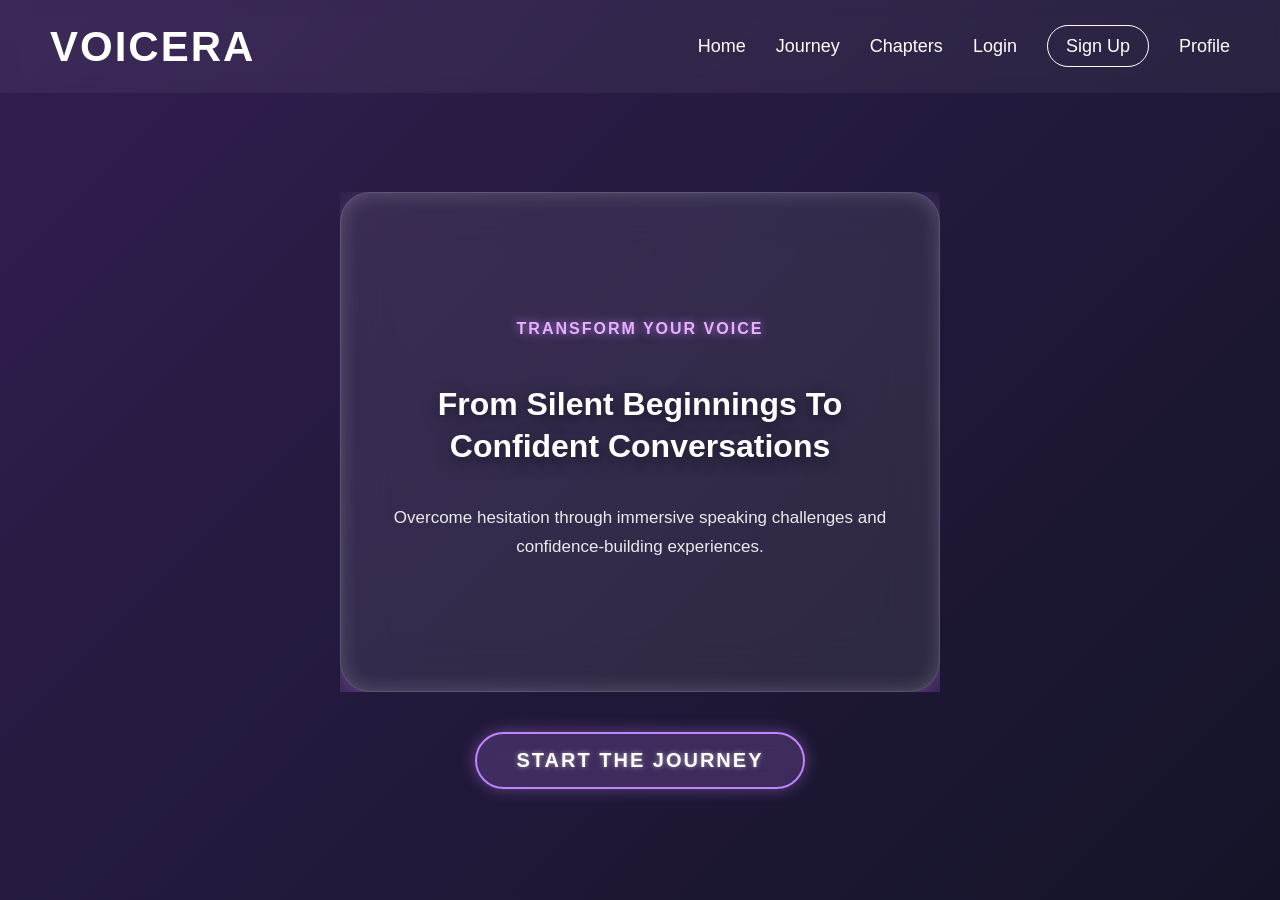
<file: index.html>
<!DOCTYPE html>
<html lang="en">
<head>
    <meta charset="UTF-8">
    <meta name="viewport" content="width=device-width, initial-scale=1.0">
    <title>Voicera: The Speaking Tuition</title>
   
    <link rel="stylesheet" href="style.css">
</head>
<body>
 
<nav class="navbar">
    <div class="logo">VOICERA      
    </div>
    
    <ul class="nav-links">
        <li><a href="index.html">Home</a></li>
        <li><a href="journey.html">Journey</a></li>
        <li><a href="chapters.html">Chapters</a></li>
        <li><a href="login.html">Login</a></li>
        <li><a href="signup.html" class="signup-btn">Sign Up</a></li>
        <li><a href="profile.html">Profile</a></li>
    </ul>
</nav>
<section class="hero-section">
    <div class="slider">
        <div class="slides" id="slides">
            <div class="card">
                <h3>Transform Your Voice</h3>
                <h1>From Silent Beginnings
                    To Confident Conversations</h1>
                     <p>
                    Overcome hesitation through immersive speaking challenges
                    and confidence-building experiences.
                </p>
            </div>
            <div class="card">
                <h3>Learning Reimagined</h3>

                <h1>
                    Communication
                    Should Never Feel Boring
                </h1>

                <p>
                    Interactive missions, engaging speaking activities,
                    and fun-driven learning designed for real growth.
                </p>
            </div>
            <div class="card">
                <h3>Speak With Presence</h3>

                <h1>
                    Discover The
                    Power Of Expression
                </h1>

                <p>
                    Build storytelling, leadership communication,
                    and public speaking skills step-by-step.
                </p>

            </div>
            <div class="card">
                <h3>Track Your Journey</h3>
                <h1>Watch Yourself
                Evolve Every Day</h1>
                <p>Build confidence step-by-step as you unlock chapters, achievements, and speaking milestones.</p>
            </div>
            <div class="card">
                <h3>Grow Together</h3>
                <h1>A Community
          Built Around Voices</h1>
<p>Connect with learners, participate in speaking events, and grow alongside future communicators.</p>
            </div>
            <div class="card">
                <h3>Your Journey Starts Here</h3>
                <h1>Discover The Power
                Of Your Voice</h1>
                
            </div>
        </div>
    </div>
    
    <a href="journey.html" class="start-journey-btn">Start the Journey</a>
</section>

<script src="script.js"></script>
</body>
</html>
</file>
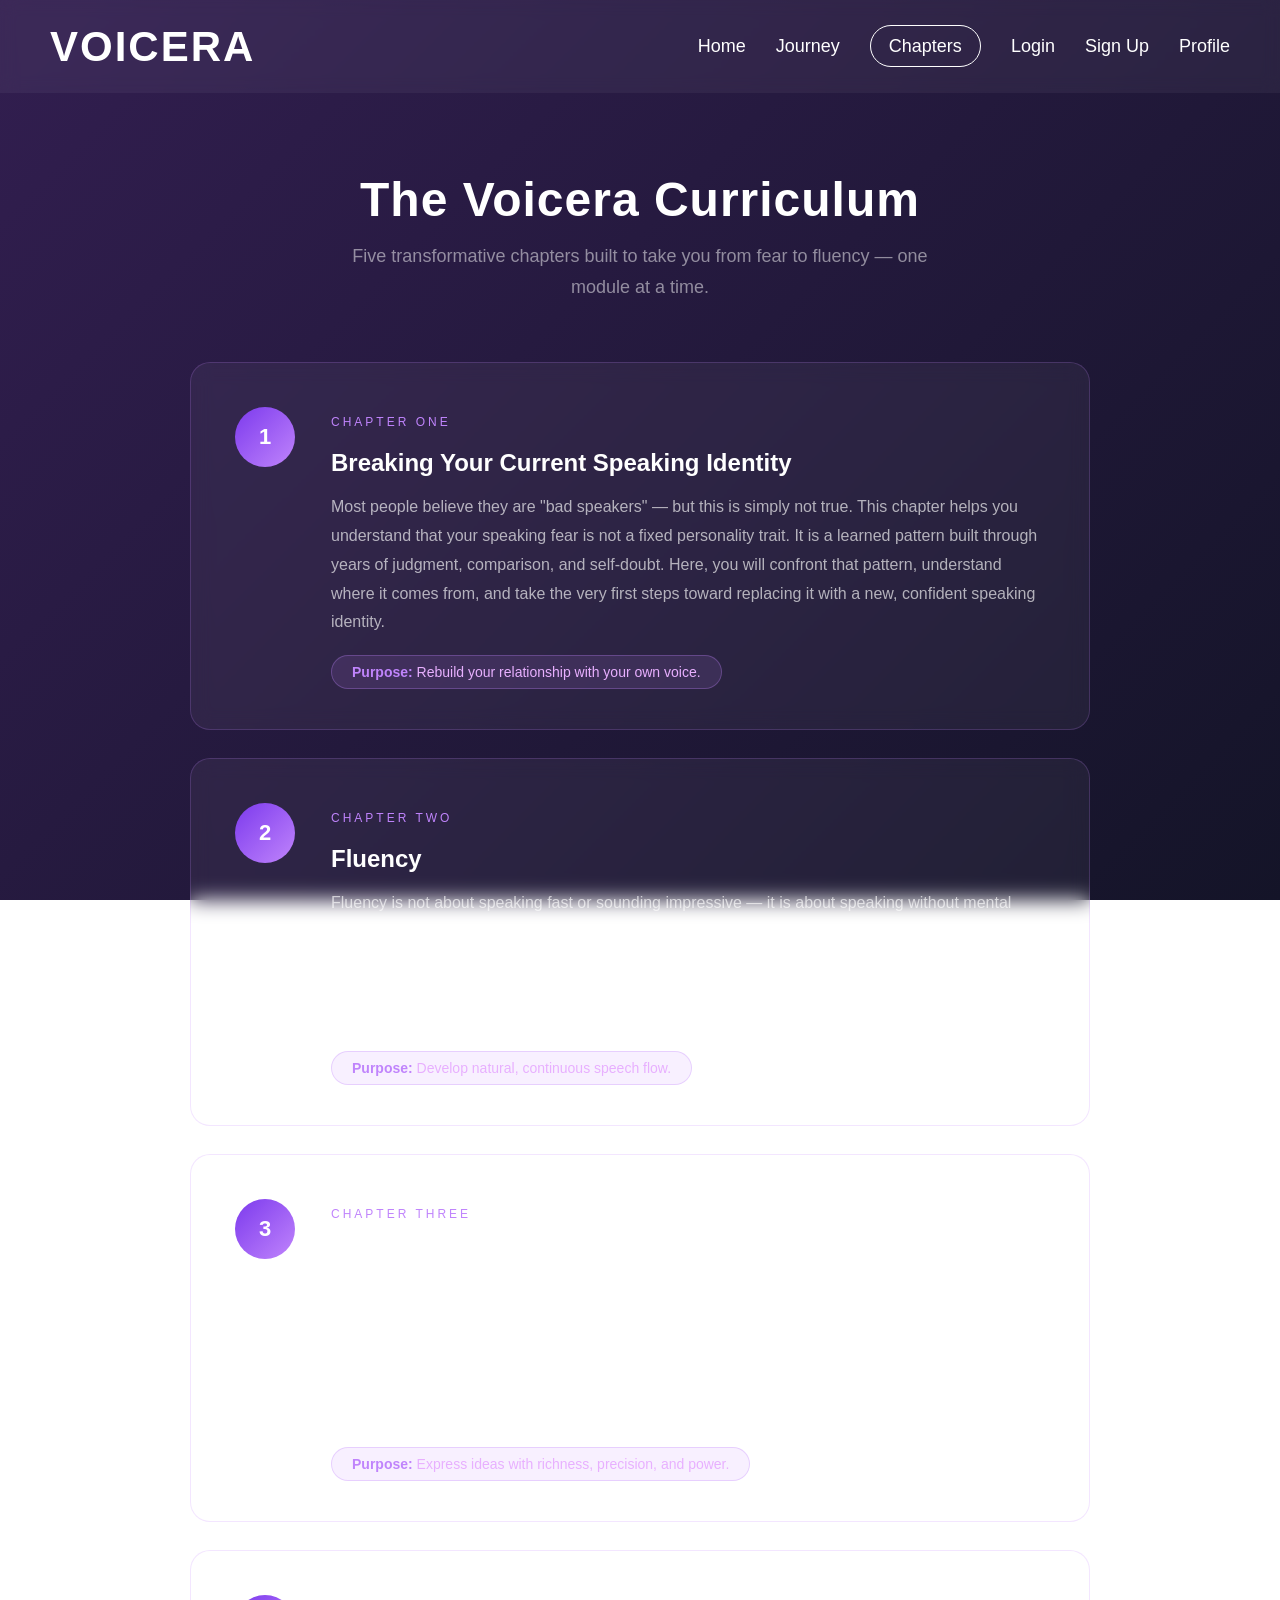
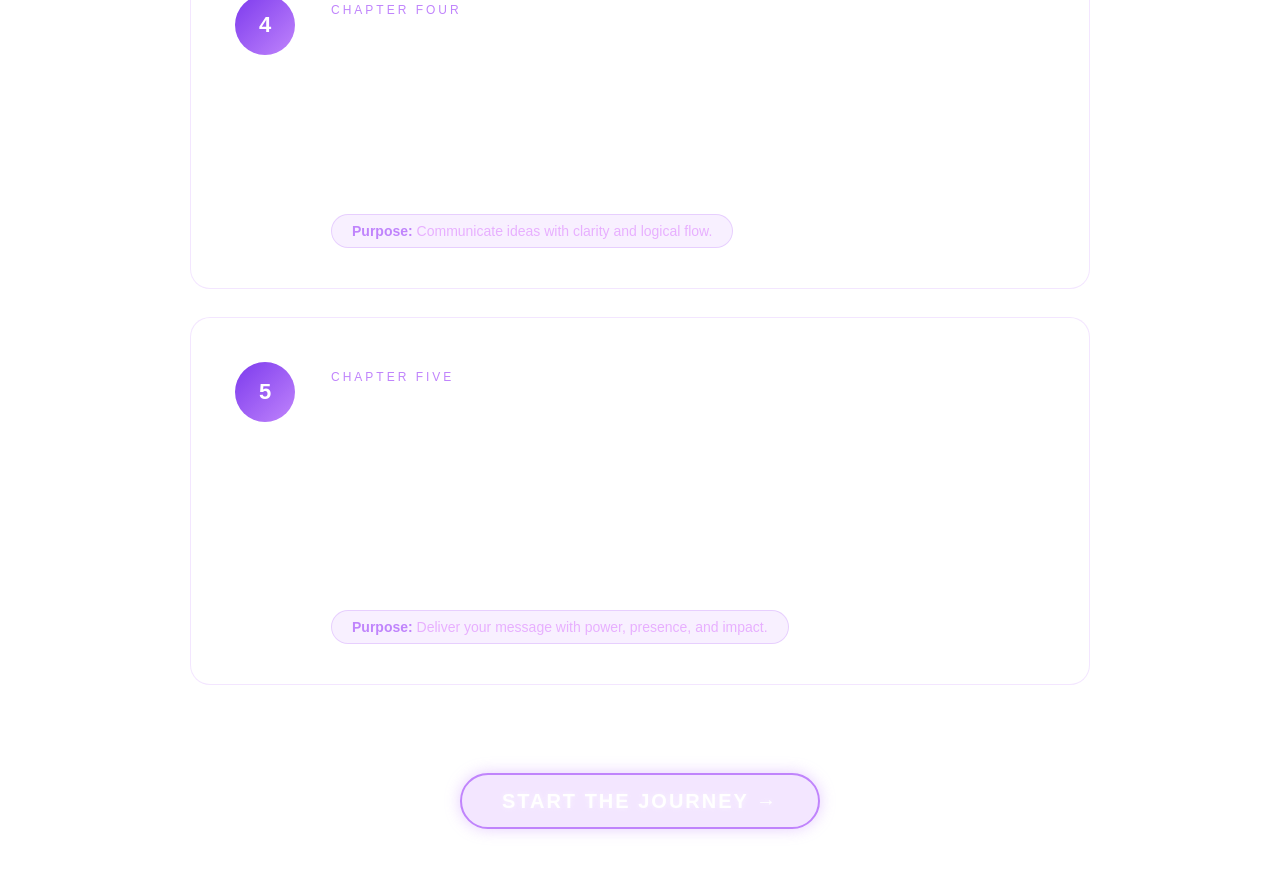
<file: chapters.html>
<!DOCTYPE html>
<html lang="en">
<head>
    <meta charset="UTF-8">
    <meta name="viewport" content="width=device-width, initial-scale=1.0">
    <title>Voicera: Chapters</title>
    <meta name="description" content="Explore all 5 chapters of the Voicera speaking curriculum — from identity to confidence.">
    <link rel="stylesheet" href="style.css">
    <style>
        .chapters-page-section {
            padding: 140px 40px 80px;
            max-width: 900px;
            margin: 0 auto;
        }

        .chapters-page-header {
            text-align: center;
            margin-bottom: 60px;
        }

        .chapters-page-header h1 {
            font-size: 48px;
            color: white;
            margin-bottom: 14px;
            letter-spacing: 1px;
        }

        .chapters-page-header p {
            font-size: 18px;
            color: rgba(255,255,255,0.5);
            max-width: 600px;
            margin: 0 auto;
            line-height: 1.7;
        }

        .chapter-card {
            background: rgba(255, 255, 255, 0.05);
            border: 1px solid rgba(192, 132, 252, 0.2);
            border-radius: 20px;
            padding: 40px 44px;
            margin-bottom: 28px;
            display: flex;
            gap: 36px;
            align-items: flex-start;
            backdrop-filter: blur(10px);
            transition: all 0.35s ease;
            cursor: default;
        }

        .chapter-card:hover {
            transform: translateY(-5px);
            border-color: rgba(192, 132, 252, 0.5);
            background: rgba(255, 255, 255, 0.08);
            box-shadow: 0 16px 40px rgba(124, 58, 237, 0.2);
        }

        .chapter-number {
            flex-shrink: 0;
            width: 60px;
            height: 60px;
            background: linear-gradient(135deg, #7c3aed, #c084fc);
            border-radius: 50%;
            display: flex;
            align-items: center;
            justify-content: center;
            font-size: 22px;
            font-weight: 800;
            color: white;
            margin-top: 4px;
        }

        .chapter-card-body {
            flex: 1;
        }

        .chapter-card-number-label {
            font-size: 12px;
            letter-spacing: 3px;
            text-transform: uppercase;
            color: #c084fc;
            margin-bottom: 6px;
        }

        .chapter-card-title {
            font-size: 24px;
            font-weight: 700;
            color: white;
            margin-bottom: 14px;
        }

        .chapter-card-desc {
            font-size: 16px;
            color: rgba(255,255,255,0.65);
            line-height: 1.8;
            margin-bottom: 18px;
        }

        .chapter-card-purpose {
            display: inline-block;
            background: rgba(192, 132, 252, 0.12);
            border: 1px solid rgba(192, 132, 252, 0.3);
            border-radius: 30px;
            padding: 8px 20px;
            font-size: 14px;
            color: #e8b0ff;
        }

        .chapter-card-purpose span {
            font-weight: 700;
            color: #c084fc;
        }

        .start-cta {
            text-align: center;
            margin-top: 60px;
        }

        .start-cta p {
            font-size: 18px;
            color: rgba(255,255,255,0.5);
            margin-bottom: 24px;
        }
    </style>
</head>
<body>

<nav class="navbar">
    <div class="logo">VOICERA</div>
    <ul class="nav-links">
        <li><a href="index.html">Home</a></li>
        <li><a href="journey.html">Journey</a></li>
        <li><a href="chapters.html" class="signup-btn">Chapters</a></li>
        <li><a href="login.html">Login</a></li>
        <li><a href="signup.html">Sign Up</a></li>
        <li><a href="profile.html">Profile</a></li>
    </ul>
</nav>

<div class="chapters-page-section">

    <div class="chapters-page-header">
        <h1>The Voicera Curriculum</h1>
        <p>Five transformative chapters built to take you from fear to fluency — one module at a time.</p>
    </div>

    <!-- CHAPTER 1 -->
    <div class="chapter-card">
        <div class="chapter-number">1</div>
        <div class="chapter-card-body">
            <p class="chapter-card-number-label">Chapter One</p>
            <h2 class="chapter-card-title">Breaking Your Current Speaking Identity</h2>
            <p class="chapter-card-desc">
                Most people believe they are "bad speakers" — but this is simply not true. This chapter helps you understand
                that your speaking fear is not a fixed personality trait. It is a learned pattern built through years of
                judgment, comparison, and self-doubt. Here, you will confront that pattern, understand where it comes from,
                and take the very first steps toward replacing it with a new, confident speaking identity.
            </p>
            <div class="chapter-card-purpose"><span>Purpose:</span> Rebuild your relationship with your own voice.</div>
        </div>
    </div>

    <!-- CHAPTER 2 -->
    <div class="chapter-card">
        <div class="chapter-number">2</div>
        <div class="chapter-card-body">
            <p class="chapter-card-number-label">Chapter Two</p>
            <h2 class="chapter-card-title">Fluency</h2>
            <p class="chapter-card-desc">
                Fluency is not about speaking fast or sounding impressive — it is about speaking without mental blockage.
                This chapter trains you to think and speak simultaneously, eliminate filler words, and maintain
                continuous flow even when your mind goes blank. Through nonstop speaking drills, random topic challenges,
                and shadow speaking exercises, you will build the mental habit of uninterrupted speech.
            </p>
            <div class="chapter-card-purpose"><span>Purpose:</span> Develop natural, continuous speech flow.</div>
        </div>
    </div>

    <!-- CHAPTER 3 -->
    <div class="chapter-card">
        <div class="chapter-number">3</div>
        <div class="chapter-card-body">
            <p class="chapter-card-number-label">Chapter Three</p>
            <h2 class="chapter-card-title">Vocabulary Expansion</h2>
            <p class="chapter-card-desc">
                A powerful vocabulary is the difference between sounding ordinary and sounding extraordinary. This chapter
                moves beyond memorizing word lists — it trains you to actively use expressive language in real speech.
                You will learn to replace weak, overused words with vivid alternatives, practice emotional storytelling,
                and develop the ability to describe people, places, and experiences with striking clarity and impact.
            </p>
            <div class="chapter-card-purpose"><span>Purpose:</span> Express ideas with richness, precision, and power.</div>
        </div>
    </div>

    <!-- CHAPTER 4 -->
    <div class="chapter-card">
        <div class="chapter-number">4</div>
        <div class="chapter-card-body">
            <p class="chapter-card-number-label">Chapter Four</p>
            <h2 class="chapter-card-title">Structure & Thought Organization</h2>
            <p class="chapter-card-desc">
                Speaking fluently with a rich vocabulary means very little if your ideas arrive in a jumble. Structure
                is what transforms a collection of thoughts into a compelling message. This chapter teaches you to
                organize any speech into a clear beginning, middle, and end — and to connect ideas using transition
                words that guide your listener smoothly from one point to the next.
            </p>
            <div class="chapter-card-purpose"><span>Purpose:</span> Communicate ideas with clarity and logical flow.</div>
        </div>
    </div>

    <!-- CHAPTER 5 -->
    <div class="chapter-card">
        <div class="chapter-number">5</div>
        <div class="chapter-card-body">
            <p class="chapter-card-number-label">Chapter Five</p>
            <h2 class="chapter-card-title">Confidence & Delivery Power</h2>
            <p class="chapter-card-desc">
                The final chapter is about presence — the invisible quality that makes some speakers impossible to ignore.
                You will train your posture, voice projection, eye contact, facial expression, and emotional energy to
                command attention the moment you open your mouth. Through persuasive speaking challenges, camera exercises,
                and voice modulation drills, you will walk away not just sounding confident, but feeling it.
            </p>
            <div class="chapter-card-purpose"><span>Purpose:</span> Deliver your message with power, presence, and impact.</div>
        </div>
    </div>

    <div class="start-cta">
        <p>Ready to begin your transformation?</p>
        <a href="journey.html" class="start-journey-btn">Start The Journey →</a>
    </div>

</div>

</body>
</html>
</file>
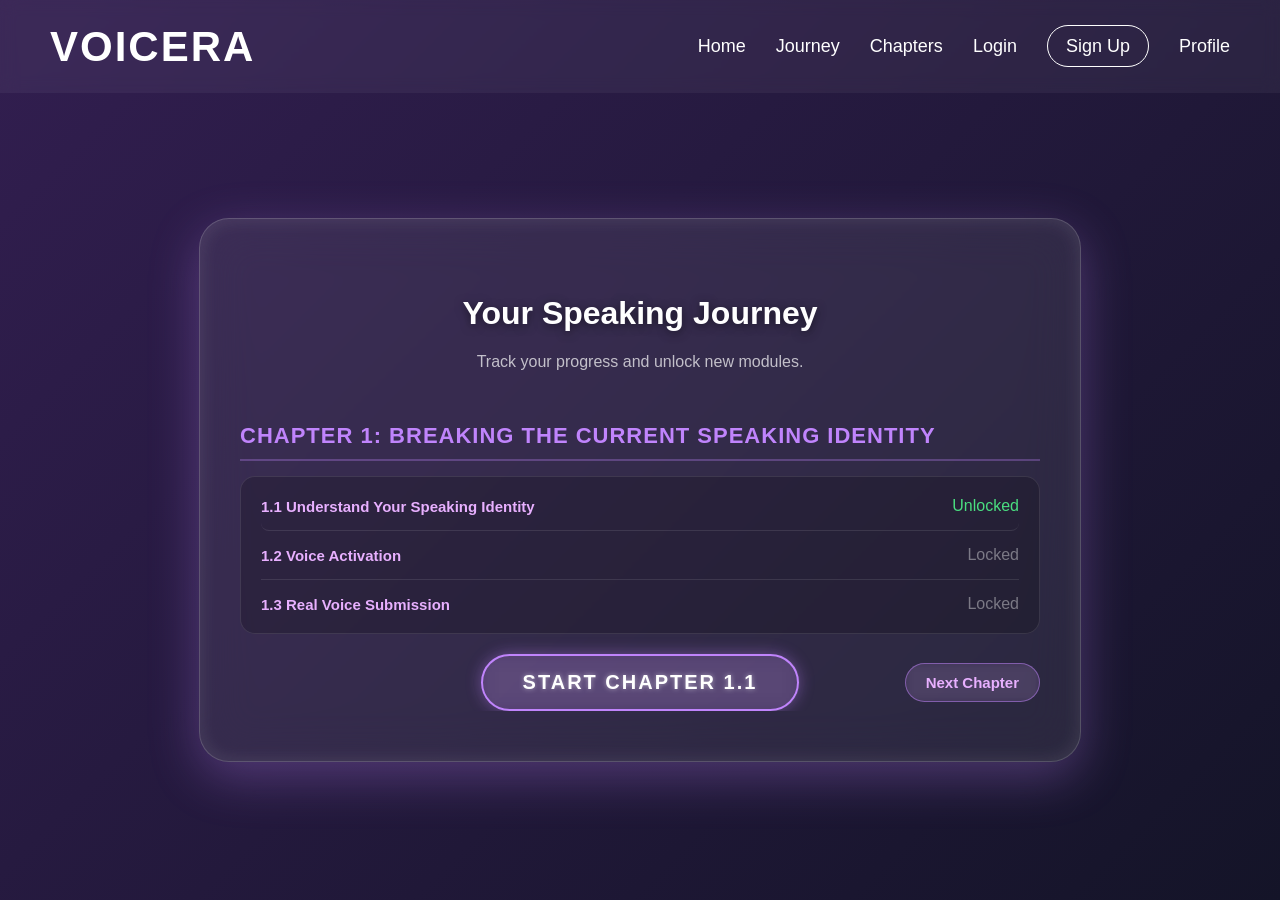
<file: journey.html>
<!DOCTYPE html>
<html lang="en">
<head>
    <meta charset="UTF-8">
    <meta name="viewport" content="width=device-width, initial-scale=1.0">
    <title>Voicera: The Journey</title>
   
    <link rel="stylesheet" href="style.css">
</head>
<body>
 
<nav class="navbar">
    <div class="logo">VOICERA      
    </div>
    
    <ul class="nav-links">
        <li><a href="index.html">Home</a></li>
        <li><a href="journey.html">Journey</a></li>
        <li><a href="chapters.html">Chapters</a></li>
        <li><a href="login.html">Login</a></li>
        <li><a href="signup.html" class="signup-btn">Sign Up</a></li>
        <li><a href="profile.html">Profile</a></li>
    </ul>
</nav>

<section class="profile-section"> <!-- Reusing this class for the centered glass container -->
    <div class="profile-container" style="max-width: 800px;">
        <h2>Your Speaking Journey</h2>
        <p class="email-display">Track your progress and unlock new modules.</p>
        
        <div class="chapters-slider">
            <div class="chapters-track" id="chaptersTrack">
                <div class="chapter-block">
            <h3 class="chapter-title">Chapter 1: Breaking the current speaking identity</h3>
            <div class="profile-details" style="margin-bottom: 0;">
                <div class="detail-item">
                    <span class="detail-label">1.1 Understand Your Speaking Identity </span>
                    <span class="detail-value" style="color: #4ade80;">Unlocked</span>
                </div>
                <div class="detail-item">
                    <span class="detail-label">1.2 Voice Activation</span>
                    <span class="detail-value" style="color: rgba(255,255,255,0.4);">Locked</span>
                </div>
                <div class="detail-item">
                    <span class="detail-label">1.3 Real Voice Submission</span>
                    <span class="detail-value" style="color: rgba(255,255,255,0.4);">Locked</span>
                </div>
            </div>
            <div class="chapter-navigation">
                <button class="nav-btn prev-btn" style="visibility: hidden; justify-self: start;">Previous</button>
                <a href="module.html?id=c1m1" class="start-journey-btn" style="justify-self: center; white-space: nowrap;">Start Chapter 1.1</a>
                <button class="nav-btn next-btn" style="justify-self: end;">Next Chapter</button>
            </div>
        </div>

        <div class="chapter-block">
            <h3 class="chapter-title">Chapter 2: Fluency</h3>
            <div class="profile-details" style="margin-bottom: 0;">
                <div class="detail-item">
                    <span class="detail-label">2.1 Understanding Fluency</span>
                    <span class="detail-value" style="color: rgba(255,255,255,0.4);">Locked</span>
                </div>
                <div class="detail-item">
                    <span class="detail-label">2.2 Fluency Drills</span>
                    <span class="detail-value" style="color: rgba(255,255,255,0.4);">Locked</span>
                </div>
                <div class="detail-item">
                    <span class="detail-label">2.3 Fluency Submission</span>
                    <span class="detail-value" style="color: rgba(255,255,255,0.4);">Locked</span>
                </div>
            </div>
            <div class="chapter-navigation">
                <button class="nav-btn prev-btn" style="justify-self: start;">Previous</button>
                <a href="module.html?id=c2m1" class="start-journey-btn" style="justify-self: center; white-space: nowrap;">Start Chapter 2.1</a>
                <button class="nav-btn next-btn" style="justify-self: end;">Next Chapter</button>
            </div>
        </div>

        <div class="chapter-block">
            <h3 class="chapter-title">Chapter 3: Vocabulary</h3>
            <div class="profile-details" style="margin-bottom: 0;">
                <div class="detail-item">
                    <span class="detail-label">3.1 Vocabulary Foundations</span>
                    <span class="detail-value" style="color: rgba(255,255,255,0.4);">Locked</span>
                </div>
                <div class="detail-item">
                    <span class="detail-label">3.2 Expression Tasks</span>
                    <span class="detail-value" style="color: rgba(255,255,255,0.4);">Locked</span>
                </div>
                <div class="detail-item">
                    <span class="detail-label">3.3 Vocabulary Submission</span>
                    <span class="detail-value" style="color: rgba(255,255,255,0.4);">Locked</span>
                </div>
            </div>
            <div class="chapter-navigation">
                <button class="nav-btn prev-btn" style="justify-self: start;">Previous</button>
                <a href="module.html?id=c3m1" class="start-journey-btn" style="justify-self: center; white-space: nowrap;">Start Chapter 3.1</a>
                <button class="nav-btn next-btn" style="justify-self: end;">Next Chapter</button>
            </div>
        </div>

        <div class="chapter-block">
            <h3 class="chapter-title">Chapter 4: Structure</h3>
            <div class="profile-details" style="margin-bottom: 0;">
                <div class="detail-item">
                    <span class="detail-label">4.1 Structuring Ideas</span>
                    <span class="detail-value" style="color: rgba(255,255,255,0.4);">Locked</span>
                </div>
                <div class="detail-item">
                    <span class="detail-label">4.2 Structured Speaking Tasks</span>
                    <span class="detail-value" style="color: rgba(255,255,255,0.4);">Locked</span>
                </div>
                <div class="detail-item">
                    <span class="detail-label">4.3 Structured Speech Submission</span>
                    <span class="detail-value" style="color: rgba(255,255,255,0.4);">Locked</span>
                </div>
            </div>
            <div class="chapter-navigation">
                <button class="nav-btn prev-btn" style="justify-self: start;">Previous</button>
                <a href="module.html?id=c4m1" class="start-journey-btn" style="justify-self: center; white-space: nowrap;">Start Chapter 4.1</a>
                <button class="nav-btn next-btn" style="justify-self: end;">Next Chapter</button>
            </div>
        </div>

        <div class="chapter-block">
            <h3 class="chapter-title">Chapter 5: Confidence and Delivery Power</h3>
            <div class="profile-details" style="margin-bottom: 0;">
                <div class="detail-item">
                    <span class="detail-label">5.1 Presence & Delivery</span>
                    <span class="detail-value" style="color: rgba(255,255,255,0.4);">Locked</span>
                </div>
                <div class="detail-item">
                    <span class="detail-label">5.2 Performance Challenges</span>
                    <span class="detail-value" style="color: rgba(255,255,255,0.4);">Locked</span>
                </div>
                <div class="detail-item">
                    <span class="detail-label">5.3 Final Transformation Submission</span>
                    <span class="detail-value" style="color: rgba(255,255,255,0.4);">Locked</span>
                </div>
            </div>
            <div class="chapter-navigation">
                <button class="nav-btn prev-btn" style="justify-self: start;">Previous</button>
                <a href="module.html?id=c5m1" class="start-journey-btn" style="justify-self: center; white-space: nowrap;">Start Chapter 5.1</a>
                <button class="nav-btn next-btn" style="visibility: hidden; justify-self: end;">Next Chapter</button>
            </div>
        </div>

            </div>
        </div>
    </div>
</section>

<script>
    document.addEventListener('DOMContentLoaded', () => {
        const chapters = document.querySelectorAll('.chapter-block');
        const prevBtns = document.querySelectorAll('.prev-btn');
        const nextBtns = document.querySelectorAll('.next-btn');
        let currentChapter = 0;

        const track = document.getElementById('chaptersTrack');

        function showChapter(index) {
            const translation = index * 100;
            track.style.transform = `translateX(-${translation}%)`;
        }

        // Jump to chapter from URL param (e.g. after completing a module)
        const urlParams = new URLSearchParams(window.location.search);
        const startChapter = parseInt(urlParams.get('chapter')) || 0;
        currentChapter = Math.min(Math.max(startChapter, 0), chapters.length - 1);

        prevBtns.forEach(btn => {
            btn.addEventListener('click', () => {
                if (currentChapter > 0) {
                    currentChapter--;
                    showChapter(currentChapter);
                }
            });
        });

        nextBtns.forEach(btn => {
            btn.addEventListener('click', () => {
                if (currentChapter < chapters.length - 1) {
                    currentChapter++;
                    showChapter(currentChapter);
                }
            });
        });

        // Module Progression Logic
        const moduleSequence = [
            'c1m1', 'c1m2', 'c1m3',
            'c2m1', 'c2m2', 'c2m3',
            'c3m1', 'c3m2', 'c3m3',
            'c4m1', 'c4m2', 'c4m3',
            'c5m1', 'c5m2', 'c5m3'
        ];
        
        let completed = JSON.parse(localStorage.getItem('voiceraCompletedModules') || '[]');
        const detailItems = document.querySelectorAll('.detail-item');
        
        let highestUnlockedIndex = 0;
        
        moduleSequence.forEach((mod, index) => {
            if (completed.includes(mod)) {
                highestUnlockedIndex = Math.max(highestUnlockedIndex, index + 1);
            }
        });
        
        if (highestUnlockedIndex >= moduleSequence.length) {
            highestUnlockedIndex = moduleSequence.length - 1;
        }

        detailItems.forEach((item, index) => {
            const statusSpan = item.querySelector('.detail-value');
            const modId = moduleSequence[index];
            
            if (completed.includes(modId)) {
                statusSpan.innerText = 'Completed';
                statusSpan.style.color = '#c084fc';
                item.classList.add('clickable-module');
                item.onclick = () => window.location.href = `module.html?id=${modId}`;
            } else if (index <= highestUnlockedIndex) {
                statusSpan.innerText = 'Unlocked';
                statusSpan.style.color = '#4ade80';
                item.classList.add('clickable-module');
                item.onclick = () => window.location.href = `module.html?id=${modId}`;
            } else {
                statusSpan.innerText = 'Locked';
                statusSpan.style.color = 'rgba(255,255,255,0.4)';
                item.classList.remove('clickable-module');
                item.onclick = null;
            }
        });

        const startBtns = document.querySelectorAll('.start-journey-btn');
        
        startBtns.forEach((btn, chapterIndex) => {
            const chapNum = chapterIndex + 1; 
            const m1Index = chapterIndex * 3;
            const m2Index = chapterIndex * 3 + 1;
            const m3Index = chapterIndex * 3 + 2;
            
            if (completed.includes(moduleSequence[m3Index])) {
                btn.innerText = `Chapter ${chapNum} Completed`;
                btn.style.background = '#c084fc'; 
                btn.style.color = '#121212';
                btn.href = '#';
                btn.style.pointerEvents = 'none';
            } else if (completed.includes(moduleSequence[m2Index])) {
                if (m3Index <= highestUnlockedIndex) {
                    btn.innerText = `Start Chapter ${chapNum}.3`;
                    btn.href = `module.html?id=${moduleSequence[m3Index]}`;
                } else {
                    btn.innerText = `Locked`;
                    btn.href = '#';
                    btn.style.opacity = '0.5';
                    btn.style.pointerEvents = 'none';
                }
            } else if (completed.includes(moduleSequence[m1Index])) {
                if (m2Index <= highestUnlockedIndex) {
                    btn.innerText = `Start Chapter ${chapNum}.2`;
                    btn.href = `module.html?id=${moduleSequence[m2Index]}`;
                } else {
                    btn.innerText = `Locked`;
                    btn.href = '#';
                    btn.style.opacity = '0.5';
                    btn.style.pointerEvents = 'none';
                }
            } else {
                if (m1Index <= highestUnlockedIndex) {
                    btn.innerText = `Start Chapter ${chapNum}.1`;
                    btn.href = `module.html?id=${moduleSequence[m1Index]}`;
                } else {
                    btn.innerText = `Locked`;
                    btn.href = '#';
                    btn.style.opacity = '0.5';
                    btn.style.pointerEvents = 'none';
                }
            }
        });

        // Initialize — jump to the chapter returned from a completed module
        showChapter(currentChapter);
    });
</script>

</body>
</html>
</file>
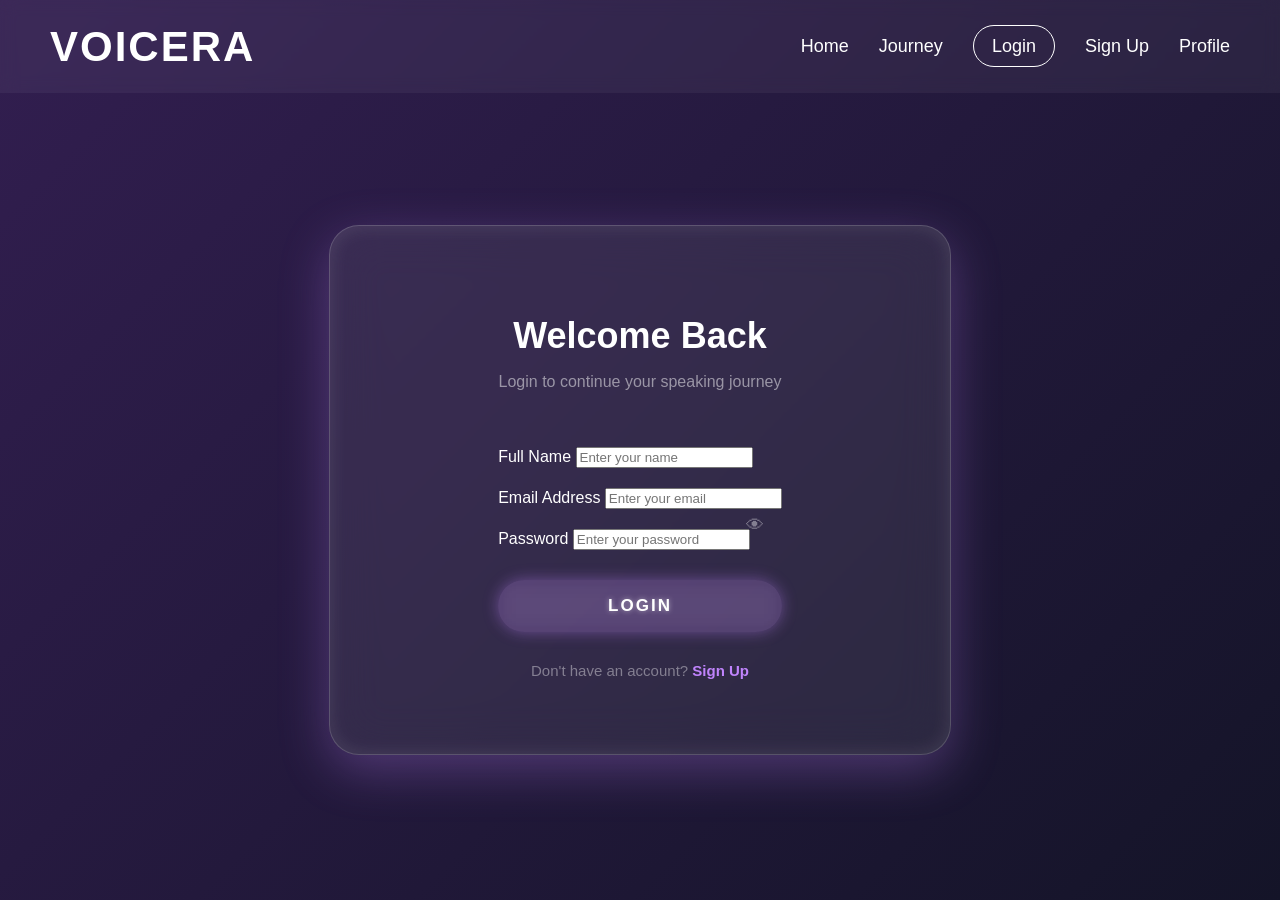
<file: login.html>
<!DOCTYPE html>
<html lang="en">
<head>
    <meta charset="UTF-8">
    <meta name="viewport" content="width=device-width, initial-scale=1.0">
    <title>Voicera: Login</title>
    <meta name="description" content="Login to your Voicera account and continue your speaking journey.">
    <link rel="stylesheet" href="style.css">
</head>
<body>

<nav class="navbar">
    <div class="logo">VOICERA</div>
    <ul class="nav-links">
        <li><a href="index.html">Home</a></li>
        <li><a href="journey.html">Journey</a></li>
        <li><a href="login.html" class="signup-btn">Login</a></li>
        <li><a href="signup.html">Sign Up</a></li>
        <li><a href="profile.html">Profile</a></li>
    </ul>
</nav>

<section class="profile-section">
    <div class="profile-container" style="max-width: 520px; padding: 60px 50px;">

        <div style="text-align: center; margin-bottom: 40px;">
            <h1 style="font-size: 36px; color: white; margin-bottom: 10px;">Welcome Back</h1>
            <p style="color: rgba(255,255,255,0.5); font-size: 16px;">Login to continue your speaking journey</p>
        </div>

        <div id="loginError" style="display:none; background: rgba(255,77,77,0.15); border: 1px solid rgba(255,77,77,0.4); color: #ff4d4d; padding: 14px 20px; border-radius: 12px; margin-bottom: 24px; font-size: 15px; text-align: center;"></div>

        <form id="loginForm" class="signup-form">

            <div class="form-group">
                <label for="loginName">Full Name</label>
                <input type="text" id="loginName" placeholder="Enter your name" required />
            </div>

            <div class="form-group">
                <label for="loginEmail">Email Address</label>
                <input type="email" id="loginEmail" placeholder="Enter your email" required />
            </div>

            <div class="form-group" style="position: relative;">
                <label for="loginPassword">Password</label>
                <input type="password" id="loginPassword" placeholder="Enter your password" required />
                <span id="togglePassword" onclick="togglePwd()" style="position:absolute; right:18px; bottom:14px; cursor:pointer; font-size:18px; color:rgba(255,255,255,0.4); user-select:none;">👁</span>
            </div>

            <button type="submit" class="start-journey-btn" style="width:100%; border:none; padding:16px; font-size:17px; margin-top:10px; cursor:pointer; border-radius: 40px;">
                Login
            </button>

        </form>

        <p style="text-align:center; color:rgba(255,255,255,0.4); margin-top:30px; font-size:15px;">
            Don't have an account? <a href="signup.html" style="color:#c084fc; text-decoration:none; font-weight:600;">Sign Up</a>
        </p>

    </div>
</section>

<script>
    function togglePwd() {
        const input = document.getElementById('loginPassword');
        const icon  = document.getElementById('togglePassword');
        if (input.type === 'password') {
            input.type = 'text';
            icon.textContent = '🙈';
        } else {
            input.type = 'password';
            icon.textContent = '👁';
        }
    }

    document.getElementById('loginForm').addEventListener('submit', (e) => {
        e.preventDefault();

        const name     = document.getElementById('loginName').value.trim();
        const email    = document.getElementById('loginEmail').value.trim().toLowerCase();
        const password = document.getElementById('loginPassword').value;
        const errorDiv = document.getElementById('loginError');

        // Retrieve saved profile from localStorage
        const savedName  = localStorage.getItem('voiceraName')  || '';
        const savedEmail = localStorage.getItem('voiceraEmail') || '';
        const savedPass  = localStorage.getItem('voiceraPassword') || '';

        const nameMatch  = name.toLowerCase()  === savedName.toLowerCase();
        const emailMatch = email               === savedEmail.toLowerCase();
        const passMatch  = password            === savedPass;

        if (!savedEmail) {
            errorDiv.textContent = 'No account found. Please sign up first.';
            errorDiv.style.display = 'block';
            return;
        }

        if (nameMatch && emailMatch && passMatch) {
            errorDiv.style.display = 'none';
            // Mark as logged in and redirect to profile
            localStorage.setItem('voiceraLoggedIn', 'true');
            window.location.href = 'profile.html';
        } else {
            errorDiv.textContent = 'Incorrect name, email, or password. Please try again.';
            errorDiv.style.display = 'block';
        }
    });
</script>

</body>
</html>
</file>
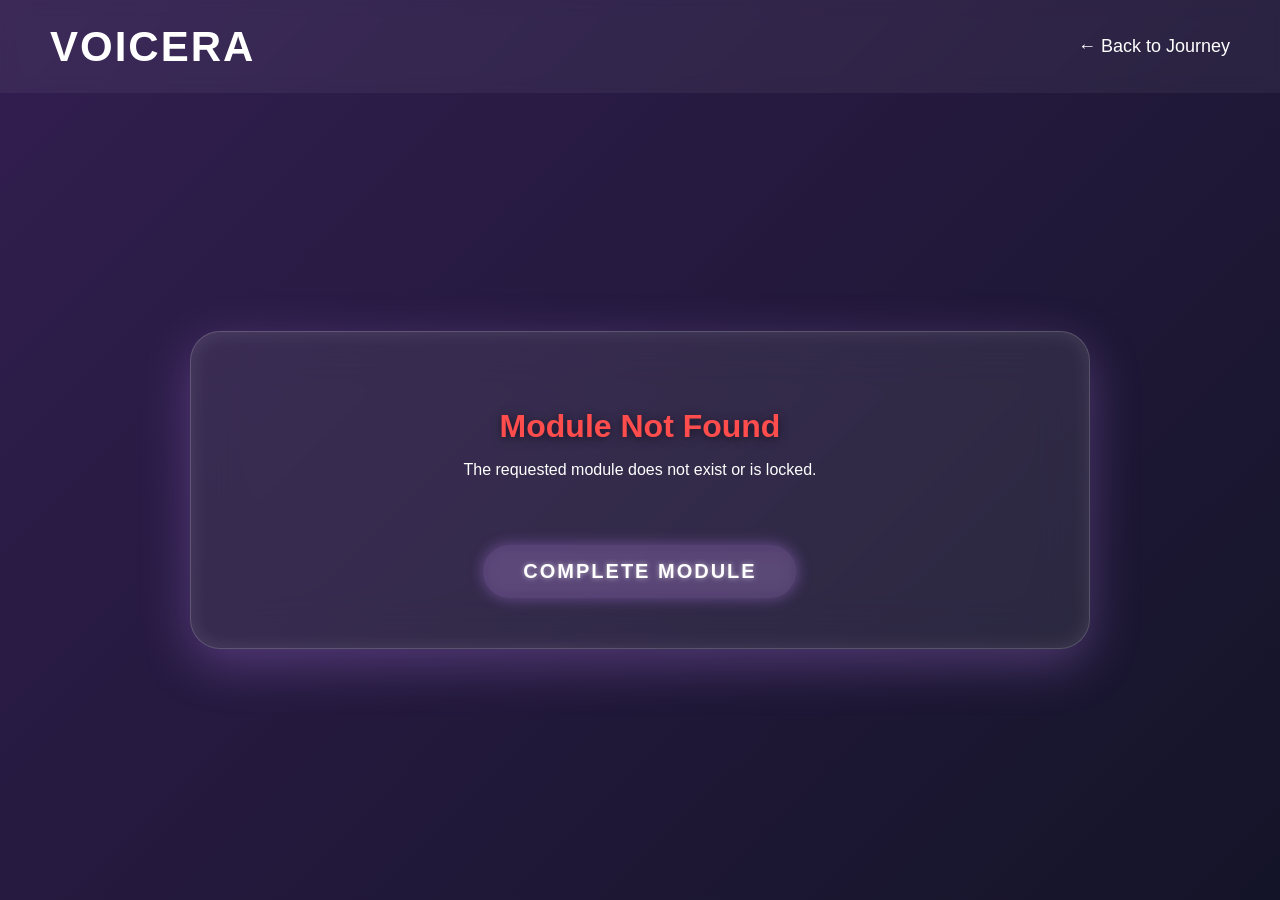
<file: module.html>
<!DOCTYPE html>
<html lang="en">
<head>
    <meta charset="UTF-8">
    <meta name="viewport" content="width=device-width, initial-scale=1.0">
    <title>Voicera: Module Reader</title>
   
    <link rel="stylesheet" href="style.css">
    <!-- Include the module data -->
    <script src="modulesData.js"></script>
</head>
<body>
 
<nav class="navbar">
    <div class="logo">VOICERA</div>
    
    <ul class="nav-links">
        <li><a href="journey.html">← Back to Journey</a></li>
    </ul>
</nav>

<section class="profile-section module-reader-section">
    <div class="profile-container module-container" style="max-width: 900px; box-sizing: border-box;">
        
        <div id="moduleContent" class="module-content-wrapper">
            <!-- Content will be injected here by JS -->
            <h2 style="text-align: center; color: white;">Loading Module...</h2>
        </div>

        <div class="chapter-navigation" style="display: flex; justify-content: center; margin-top: 50px;">
            <button id="completeBtn" class="start-journey-btn" style="border: none;">Complete Module</button>
        </div>
    </div>
</section>

<script>
    document.addEventListener('DOMContentLoaded', () => {
        // Parse URL parameters
        const urlParams = new URLSearchParams(window.location.search);
        const moduleId = urlParams.get('id');
        
        const contentDiv = document.getElementById('moduleContent');

        if (!moduleId || !modulesData[moduleId]) {
            contentDiv.innerHTML = `
                <h2 style="text-align: center; color: #ff4d4d;">Module Not Found</h2>
                <p style="text-align: center; color: white;">The requested module does not exist or is locked.</p>
            `;
            return;
        }

        const data = modulesData[moduleId];
        
        // Generate HTML
        let html = `
            <div class="module-header fade-in-item">
                <p class="chapter-subtitle">${data.chapterTitle}</p>
                <h2 class="module-main-title">${data.moduleTitle}</h2>
            </div>
            <div class="module-body">
        `;

        data.content.forEach((item, index) => {
            // Calculate a slight delay for staggered fade-in
            const delay = (index + 1) * 0.15;
            
            if (item.type === 'paragraph') {
                html += `<p class="module-text fade-in-item" style="animation-delay: ${delay}s">${item.text}</p>`;
            } else if (item.type === 'list') {
                html += `<ul class="module-list fade-in-item" style="animation-delay: ${delay}s">`;
                item.items.forEach(listItem => {
                    html += `<li>${listItem}</li>`;
                });
                html += `</ul>`;
            }
        });

        html += `</div>`;
        contentDiv.innerHTML = html;

        // --- AUTO-INJECT UPLOAD WIDGETS FOR MODULE 2 & 3 ---
        const moduleNum = parseInt(moduleId.charAt(3)); // gets 1, 2, or 3

        const uploadConfigs = {
            2: [
                { id: 'upload_audio_activity', label: '🎙️ Upload Your Audio Activity Recording', hint: 'Upload an audio file of your completed audio activity (MP3, WAV, M4A).' }
            ],
            3: [
                { id: 'upload_submission_1', label: '🎙️ Upload Submission 1', hint: 'Upload your first audio recording (MP3, WAV, M4A).' },
                { id: 'upload_submission_2', label: '🎙️ Upload Submission 2', hint: 'Upload your second audio recording (MP3, WAV, M4A).' }
            ]
        };

        if (uploadConfigs[moduleNum]) {
            const uploadSection = document.createElement('div');
            uploadSection.className = 'upload-section fade-in-item';
            uploadSection.style.animationDelay = '1s';

            let uploadsHTML = `<h3 class="upload-section-title">📂 Audio Submissions</h3>`;

            uploadConfigs[moduleNum].forEach(cfg => {
                uploadsHTML += `
                    <div class="upload-card" id="card_${cfg.id}">
                        <p class="upload-label">${cfg.label}</p>
                        <p class="upload-hint">${cfg.hint}</p>
                        <label class="upload-btn-label" for="${cfg.id}">
                            Choose Audio File
                        </label>
                        <input type="file" id="${cfg.id}" accept="audio/*" style="display:none;" onchange="handleFileUpload(this, 'card_${cfg.id}')">
                        <p class="upload-status" id="status_${cfg.id}">No file selected</p>
                    </div>
                `;
            });

            uploadSection.innerHTML = uploadsHTML;
            contentDiv.appendChild(uploadSection);
        }

        document.getElementById('completeBtn').addEventListener('click', () => {
            let completed = JSON.parse(localStorage.getItem('voiceraCompletedModules') || '[]');
            if (!completed.includes(moduleId)) {
                completed.push(moduleId);
                localStorage.setItem('voiceraCompletedModules', JSON.stringify(completed));
            }
            // Derive which chapter this module belongs to (c1m1->0, c2m1->1, etc.)
            const chapterIndex = parseInt(moduleId.charAt(1)) - 1;
            window.location.href = `journey.html?chapter=${chapterIndex}`;
        });
    });

    function handleFileUpload(input, cardId) {
        const card = document.getElementById(cardId);
        const statusEl = card.querySelector('.upload-status');
        if (input.files && input.files[0]) {
            const file = input.files[0];
            statusEl.innerHTML = `✅ <strong>${file.name}</strong> selected (${(file.size / 1024 / 1024).toFixed(2)} MB)`;
            statusEl.style.color = '#4ade80';
            card.classList.add('upload-card--done');
        }
    }
</script>

</body>
</html>
</file>
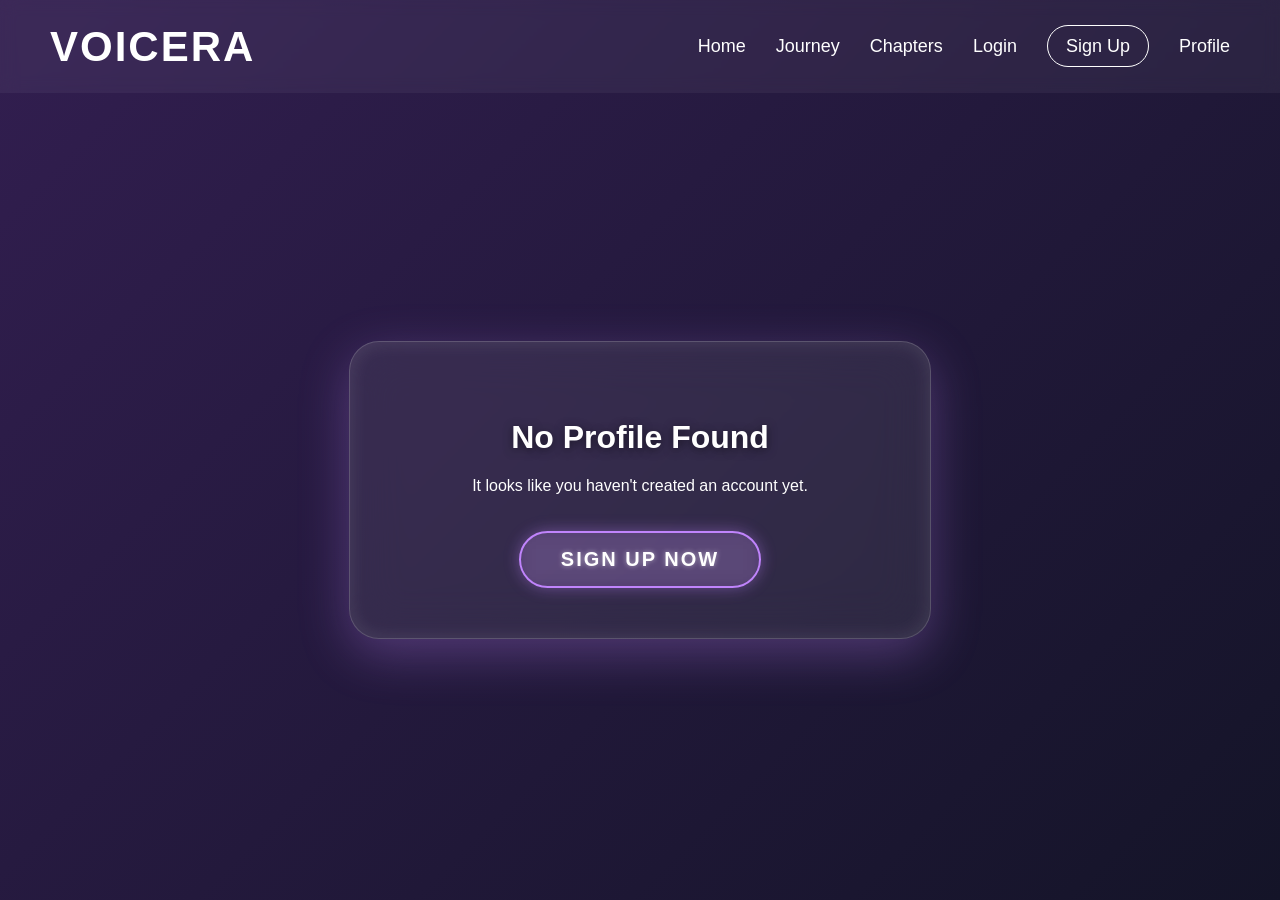
<file: profile.html>
<!DOCTYPE html>
<html lang="en">
<head>
    <meta charset="UTF-8">
    <meta name="viewport" content="width=device-width, initial-scale=1.0">
    <title>Voicera: My Profile</title>
   
    <link rel="stylesheet" href="style.css">
</head>
<body>
 
<nav class="navbar">
    <div class="logo">VOICERA      
    </div>
    
    <ul class="nav-links">
        <li><a href="index.html">Home</a></li>
        <li><a href="journey.html">Journey</a></li>
        <li><a href="#">Chapters</a></li>
        <li><a href="#">Login</a></li>
        <li><a href="signup.html" class="signup-btn">Sign Up</a></li>
        <li><a href="profile.html">Profile</a></li>
    </ul>
</nav>

<section class="profile-section">
    <div class="profile-container" id="profileCard">
        <!-- Content will be injected by JavaScript -->
    </div>
</section>

<script>
    document.addEventListener("DOMContentLoaded", () => {
        const profileCard = document.getElementById("profileCard");
        const userData = localStorage.getItem("voiceraUserProfile");
        
        if (userData) {
            const user = JSON.parse(userData);
            profileCard.innerHTML = `
                <div class="avatar-circle">
                    ${user.name.charAt(0).toUpperCase()}
                </div>
                <h2>${user.name}</h2>
                <p class="email-display">${user.email}</p>
                
                <div class="profile-details">
                    <div class="detail-item">
                        <span class="detail-label">Main Goal:</span>
                        <span class="detail-value">${user.goal}</span>
                    </div>
                    <div class="detail-item">
                        <span class="detail-label">Current Level:</span>
                        <span class="detail-value">${user.level || 'Beginner'}</span>
                    </div>
                </div>
                
                <button id="logoutBtn" class="logout-btn">Log Out</button>
            `;
            
            document.getElementById("logoutBtn").addEventListener("click", () => {
                localStorage.removeItem("voiceraUserProfile");
                window.location.href = "index.html";
            });
        } else {
            profileCard.innerHTML = `
                <h2>No Profile Found</h2>
                <p>It looks like you haven't created an account yet.</p>
                <a href="signup.html" class="start-journey-btn" style="display:inline-block; margin-top: 20px;">Sign Up Now</a>
            `;
        }
    });
</script>

</body>
</html>
</file>
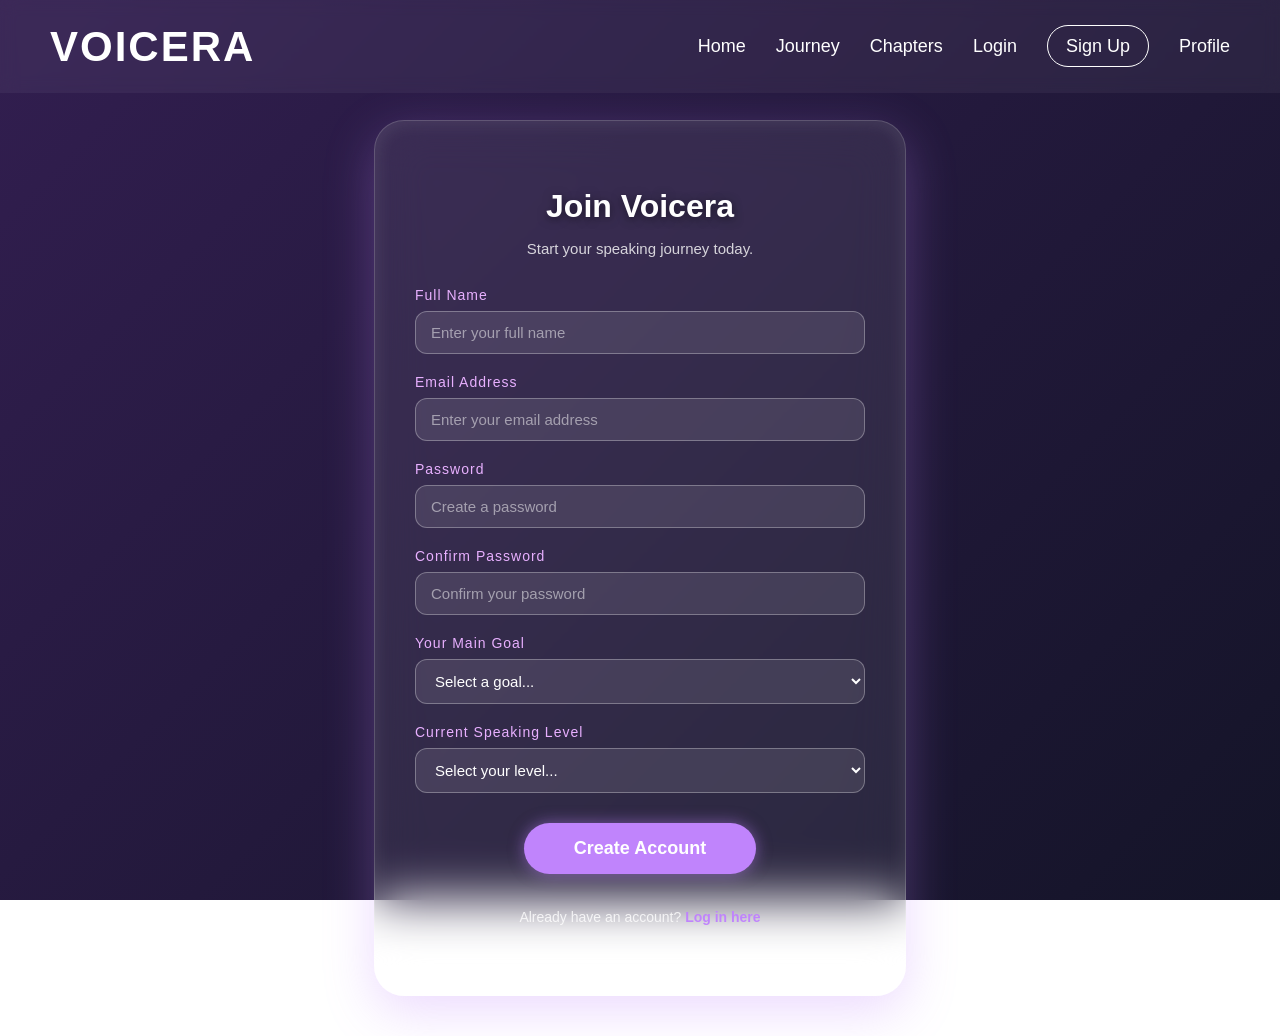
<file: signup.html>
<!DOCTYPE html>
<html lang="en">
<head>
    <meta charset="UTF-8">
    <meta name="viewport" content="width=device-width, initial-scale=1.0">
    <title>Voicera: Sign Up</title>
   
    <link rel="stylesheet" href="style.css">
</head>
<body>
 
<nav class="navbar">
    <div class="logo">VOICERA      
    </div>
    
    <ul class="nav-links">
        <li><a href="index.html">Home</a></li>
        <li><a href="journey.html">Journey</a></li>
        <li><a href="#">Chapters</a></li>
        <li><a href="#">Login</a></li>
        <li><a href="signup.html" class="signup-btn">Sign Up</a></li>
        <li><a href="profile.html">Profile</a></li>
    </ul>
</nav>

<section class="form-section">
    <div class="form-container">
        <h2>Join Voicera</h2>
        <p>Start your speaking journey today.</p>
        
        <form id="signupForm" class="signup-form" action="#" method="POST">
            <div class="input-group">
                <label for="name">Full Name</label>
                <input type="text" id="name" name="name" required placeholder="Enter your full name">
            </div>
            
            <div class="input-group">
                <label for="email">Email Address</label>
                <input type="email" id="email" name="email" required placeholder="Enter your email address">
            </div>
            
            <div class="input-group">
                <label for="password">Password</label>
                <input type="password" id="password" name="password" required placeholder="Create a password">
            </div>
            
            <div class="input-group">
                <label for="confirm-password">Confirm Password</label>
                <input type="password" id="confirm-password" name="confirm-password" required placeholder="Confirm your password">
            </div>

            <div class="input-group">
                <label for="goal">Your Main Goal</label>
                <select id="goal" name="goal" required>
                    <option value="" disabled selected>Select a goal...</option>
                    <option value="hesitation">Overcome Hesitation</option>
                    <option value="leadership">Leadership Communication</option>
                    <option value="storytelling">Master Storytelling</option>
                    <option value="public_speaking">Public Speaking</option>
                </select>
            </div>

            <div class="input-group">
                <label for="level">Current Speaking Level</label>
                <select id="level" name="level" required>
                    <option value="" disabled selected>Select your level...</option>
                    <option value="beginner">Beginner</option>
                    <option value="intermediate">Intermediate</option>
                    <option value="advanced">Advanced</option>
                </select>
            </div>
            
            <button type="submit" class="submit-btn">Create Account</button>
            <p class="login-link">Already have an account? <a href="#">Log in here</a></p>
        </form>
    </div>
</section>

<script>
    document.getElementById('signupForm').addEventListener('submit', function(e) {
        e.preventDefault();
        
        const name = document.getElementById('name').value;
        const email = document.getElementById('email').value;
        const goalSelect = document.getElementById('goal');
        const goal = goalSelect.options[goalSelect.selectedIndex].text;
        const levelSelect = document.getElementById('level');
        const level = levelSelect.options[levelSelect.selectedIndex].text;
        
        const userProfile = {
            name: name,
            email: email,
            goal: goal,
            level: level
        };
        
        localStorage.setItem('voiceraUserProfile', JSON.stringify(userProfile));
        
        // Redirect to profile page
        window.location.href = 'profile.html';
    });
</script>
</body>
</html>
</file>
<file: style.css>
body {
    margin: 0;
    min-height: 100vh;
    color: white;
    font-family: 'Inter', sans-serif; /* Ensuring a clean font */
    -webkit-tap-highlight-color: transparent; /* better for touch devices */
}

body::before {
    content: "";
    position: fixed;
    top: 0;
    left: 0;
    width: 100%;
    height: 100%;
    z-index: -1;
    background: linear-gradient(135deg, rgb(50, 30, 80), rgb(20, 20, 40));
}
.navbar{
    display:flex;
    justify-content: space-between;
    align-items: center;
    padding: 20px 50px;
    position:fixed;
    top:0;
    width: 100%;
    box-sizing: border-box;
    background: rgba(255,255,255,0.05);
    backdrop-filter: blur(8px);
    z-index : 1000;

}
.logo{
    color: white;
    font-size: 42px;
    font-weight: bold;
    letter-spacing: 2px;
}

/* NAV LINKS */

.nav-links{
    display: flex;
    gap: 30px;

    list-style: none;
}

/* LINK STYLE */

.nav-links a{
    text-decoration: none;
    color: white;

    font-size: 18px;
    transition: 0.3s;
}

/* HOVER GLOW EFFECT */

.nav-links a:hover, .nav-links a:active{

    color: #c084fc;

    text-shadow:
    0 0 5px #c084fc,
    0 0 10px #c084fc,
    0 0 20px #c084fc;

}

/* SIGNUP BUTTON */

.signup-btn{

    border: 1px solid white;
    padding: 10px 18px;
    border-radius: 30px;
    color: white;
    transition: 0.3s;
}

.signup-btn:hover, .signup-btn:active{

    background: white;
    color: white;
    text-shadow: 
    0 0 5px white,
    0 0 10px white;
}

.hero-section{
    height: 100vh;
    box-sizing: border-box;
    display: flex;
    flex-direction: column;
    gap: 40px;
    justify-content: center;
    align-items: center;
    padding-top: 80px; /* offset for navbar */
}

/* SLIDER */
.slider{
    width: 600px;
    height: 500px;
    overflow: hidden;
    position: relative;
}

/* SLIDES CONTAINER */
.slides{
    display: flex;
    height: 100%;
    gap: 50px;
    transition: transform 1.5s cubic-bezier(0.25, 1, 0.5, 1);
}

/* CARD */
.card{
    min-width: 600px;
    width: 600px;
    height: 100%;
    box-sizing: border-box;
    padding: 50px 40px;
    border-radius: 30px;
    background: rgba(255, 255, 255, 0.08);
    backdrop-filter: blur(25px);
    -webkit-backdrop-filter: blur(25px);
    border: 1px solid rgba(255, 255, 255, 0.2);
    box-shadow: 0 15px 50px rgba(192, 132, 252, 0.5), inset 0 0 20px rgba(255, 255, 255, 0.2);
    color: white;
    display: flex;
    flex-direction: column;
    justify-content: center;
    align-items: center; /* contents at the center */
    text-align: center;
    flex-shrink: 0;
    overflow: hidden;
}

/* SMALL TITLE */
.card h3{
    color: #e8b0ff;
    letter-spacing: 2px;
    margin-bottom: 20px;
    font-size: 16px;
    text-transform: uppercase;
    text-shadow: 0 0 10px rgba(192, 132, 252, 0.8);
}

/* BIG TEXT */
.card h1{
    font-size: 32px;
    line-height: 1.3;
    margin-bottom: 20px;
    word-wrap: break-word;
    text-shadow: 0 4px 15px rgba(0, 0, 0, 0.5);
}

/* DESCRIPTION */
.card p{
    font-size: 17px;
    line-height: 1.7;
    color: rgba(255, 255, 255, 0.9);
}

/* START JOURNEY BUTTON */
.start-journey-btn {
    text-decoration: none;
    color: white;
    font-size: 20px;
    font-weight: bold;
    padding: 15px 40px;
    border-radius: 30px;
    background: rgba(192, 132, 252, 0.2);
    border: 2px solid #c084fc;
    backdrop-filter: blur(10px);
    transition: 0.3s cubic-bezier(0.25, 1, 0.5, 1);
    box-shadow: 0 0 15px rgba(192, 132, 252, 0.4);
    text-shadow: 0 0 5px rgba(255, 255, 255, 0.5);
    text-transform: uppercase;
    letter-spacing: 2px;
}

.start-journey-btn:hover {
    background: #c084fc;
    color: white;
    box-shadow: 0 0 25px rgba(192, 132, 252, 0.8), inset 0 0 10px rgba(255, 255, 255, 0.4);
    text-shadow: 0 0 10px white;
    transform: translateY(-5px);
}

.start-journey-btn:active {
    transform: translateY(0) scale(0.98);
    box-shadow: 0 0 15px rgba(192, 132, 252, 0.6);
}

/* SIGNUP PAGE STYLES */
.form-section {
    min-height: 100vh;
    box-sizing: border-box;
    display: flex;
    justify-content: center;
    align-items: center;
    padding: 120px 20px 40px 20px; /* offset for navbar and breathing room */
}

.form-container {
    width: 100%;
    max-width: 450px;
    padding: 40px;
    border-radius: 30px;
    background: rgba(255, 255, 255, 0.08);
    backdrop-filter: blur(25px);
    -webkit-backdrop-filter: blur(25px);
    border: 1px solid rgba(255, 255, 255, 0.2);
    box-shadow: 0 15px 50px rgba(192, 132, 252, 0.3), inset 0 0 20px rgba(255, 255, 255, 0.1);
    color: white;
    text-align: center;
}

.form-container h2 {
    font-size: 32px;
    margin-bottom: 10px;
    color: white;
    text-shadow: 0 2px 10px rgba(0, 0, 0, 0.5);
}

.form-container p {
    font-size: 15px;
    margin-bottom: 30px;
    color: rgba(255, 255, 255, 0.8);
}

.signup-form {
    display: flex;
    flex-direction: column;
    gap: 20px;
    text-align: left;
}

.input-group {
    display: flex;
    flex-direction: column;
    gap: 8px;
}

.input-group label {
    font-size: 14px;
    color: #e8b0ff;
    letter-spacing: 1px;
}

.input-group input, 
.input-group select {
    padding: 12px 15px;
    border-radius: 12px;
    border: 1px solid rgba(255, 255, 255, 0.3);
    background: rgba(255, 255, 255, 0.1);
    color: white;
    font-size: 15px;
    outline: none;
    transition: 0.3s;
}

.input-group input::placeholder {
    color: rgba(255, 255, 255, 0.5);
}

.input-group select option {
    background: #321e50;
    color: white;
}

.input-group input:focus,
.input-group select:focus {
    border-color: #c084fc;
    background: rgba(255, 255, 255, 0.2);
    box-shadow: 0 0 10px rgba(192, 132, 252, 0.5);
}

.submit-btn {
    margin-top: 10px;
    padding: 15px 50px;
    border-radius: 30px;
    border: none;
    background: #c084fc;
    color: white;
    font-size: 18px;
    font-weight: bold;
    cursor: pointer;
    transition: 0.3s;
    box-shadow: 0 0 15px rgba(192, 132, 252, 0.5);
    align-self: center; /* This centers the button in the flex column */
}

.submit-btn:hover {
    background: #a855f7;
    box-shadow: 0 0 25px rgba(192, 132, 252, 0.8);
    transform: translateY(-2px);
}

.submit-btn:active {
    transform: translateY(0) scale(0.98);
    box-shadow: 0 0 15px rgba(192, 132, 252, 0.6);
}

.login-link {
    margin-top: 15px;
    font-size: 14px !important;
    text-align: center;
}

.login-link a {
    color: #c084fc;
    text-decoration: none;
    font-weight: bold;
    transition: 0.3s;
}

.login-link a:hover, .login-link a:active {
    color: white;
    text-shadow: 0 0 8px #c084fc;
}

/* PROFILE PAGE STYLES */
.profile-section {
    min-height: 100vh;
    box-sizing: border-box;
    display: flex;
    justify-content: center;
    align-items: center;
    padding: 120px 20px 40px 20px;
}

.profile-container {
    width: 100%;
    max-width: 500px;
    padding: 50px 40px;
    border-radius: 30px;
    background: rgba(255, 255, 255, 0.08);
    backdrop-filter: blur(25px);
    -webkit-backdrop-filter: blur(25px);
    border: 1px solid rgba(255, 255, 255, 0.2);
    box-shadow: 0 15px 50px rgba(192, 132, 252, 0.3), inset 0 0 20px rgba(255, 255, 255, 0.1);
    color: white;
    text-align: center;
    display: flex;
    flex-direction: column;
    align-items: center;
}

.avatar-circle {
    width: 100px;
    height: 100px;
    border-radius: 50%;
    background: linear-gradient(135deg, #c084fc, #7e22ce);
    display: flex;
    justify-content: center;
    align-items: center;
    font-size: 48px;
    font-weight: bold;
    color: white;
    margin-bottom: 20px;
    box-shadow: 0 0 20px rgba(192, 132, 252, 0.6);
    border: 3px solid rgba(255, 255, 255, 0.5);
}

.profile-container h2 {
    font-size: 32px;
    margin-bottom: 5px;
    color: white;
    text-shadow: 0 2px 10px rgba(0, 0, 0, 0.5);
}

.email-display {
    font-size: 16px;
    color: rgba(255, 255, 255, 0.7);
    margin-bottom: 30px;
}

.profile-details {
    width: 100%;
    box-sizing: border-box;
    display: flex;
    flex-direction: column;
    gap: 15px;
    margin-bottom: 30px;
    background: rgba(0, 0, 0, 0.2);
    padding: 20px;
    border-radius: 15px;
    border: 1px solid rgba(255, 255, 255, 0.1);
}

.detail-item {
    display: flex;
    justify-content: space-between;
    align-items: center;
    padding-bottom: 15px;
    border-bottom: 1px solid rgba(255, 255, 255, 0.1);
}

.detail-item:last-child {
    border-bottom: none;
    padding-bottom: 0;
}

.detail-label {
    font-size: 15px;
    color: #e8b0ff;
    font-weight: bold;
}

.detail-value {
    font-size: 16px;
    color: white;
}

.logout-btn {
    padding: 12px 30px;
    border-radius: 30px;
    border: 1px solid #ff4d4d;
    background: rgba(255, 77, 77, 0.1);
    color: #ff4d4d;
    font-size: 16px;
    font-weight: bold;
    cursor: pointer;
    transition: 0.3s;
}

.logout-btn:hover {
    background: #ff4d4d;
    color: white;
    box-shadow: 0 0 15px rgba(255, 77, 77, 0.5);
    transform: translateY(-2px);
}

.logout-btn:active {
    transform: translateY(0) scale(0.98);
    box-shadow: 0 0 10px rgba(255, 77, 77, 0.5);
}

.chapter-navigation {
    display: grid;
    grid-template-columns: 1fr auto 1fr;
    align-items: center;
    gap: 30px;
    margin-top: 20px;
}

/* JOURNEY CHAPTER STYLES */
.chapters-slider {
    overflow: hidden;
    width: 100%;
}

.chapters-track {
    display: flex;
    width: 100%;
    transition: transform 0.6s cubic-bezier(0.25, 1, 0.5, 1);
}

.clickable-module {
    cursor: pointer;
    transition: all 0.3s ease;
    border-radius: 8px;
}

.clickable-module:hover, .clickable-module:active {
    transform: translateX(10px);
    background: rgba(255, 255, 255, 0.05);
}

.chapter-block {
    min-width: 100%;
    box-sizing: border-box;
    text-align: left;
}

.chapter-title {
    font-size: 22px;
    color: #c084fc;
    margin-bottom: 15px;
    text-transform: uppercase;
    letter-spacing: 1px;
    border-bottom: 2px solid rgba(192, 132, 252, 0.3);
    padding-bottom: 10px;
}

/* MODULE READER STYLES */
.module-header {
    text-align: left;
    margin-bottom: 40px;
    border-bottom: 1px solid rgba(192, 132, 252, 0.3);
    padding-bottom: 20px;
}

.chapter-subtitle {
    font-size: 14px;
    color: #e8b0ff;
    text-transform: uppercase;
    letter-spacing: 2px;
    margin-bottom: 10px;
}

.module-main-title {
    font-size: 32px;
    color: white;
    line-height: 1.3;
}

.module-text {
    font-size: 18px;
    line-height: 1.8;
    color: rgba(255, 255, 255, 0.85);
    margin-bottom: 25px;
    text-align: left;
}

.module-list {
    text-align: left;
    margin-bottom: 30px;
    padding-left: 25px;
}

.module-list li {
    font-size: 18px;
    line-height: 1.8;
    color: #e8b0ff;
    margin-bottom: 10px;
    list-style-type: disc;
}

/* FADE IN ANIMATION */
.fade-in-item {
    opacity: 0;
    transform: translateY(20px);
    animation: fadeInUp 0.8s ease forwards;
}

@keyframes fadeInUp {
    to {
        opacity: 1;
        transform: translateY(0);
    }
}

.nav-btn {
    padding: 10px 20px;
    border-radius: 20px;
    border: 1px solid rgba(192, 132, 252, 0.5);
    background: rgba(192, 132, 252, 0.1);
    color: #e8b0ff;
    font-size: 15px;
    font-weight: bold;
    cursor: pointer;
    transition: 0.3s;
    backdrop-filter: blur(5px);
}

.nav-btn:hover, .nav-btn:active {
    background: rgba(192, 132, 252, 0.3);
    color: white;
    box-shadow: 0 0 10px rgba(192, 132, 252, 0.5);
}

/* UPLOAD WIDGETS */
.upload-section {
    margin-top: 50px;
    border-top: 1px solid rgba(192, 132, 252, 0.3);
    padding-top: 30px;
}

.upload-section-title {
    font-size: 22px;
    color: #c084fc;
    margin-bottom: 25px;
    letter-spacing: 1px;
}

.upload-card {
    background: rgba(255, 255, 255, 0.04);
    border: 1px dashed rgba(192, 132, 252, 0.4);
    border-radius: 16px;
    padding: 28px 30px;
    margin-bottom: 20px;
    transition: all 0.3s ease;
}

.upload-card--done {
    border-color: #4ade80;
    background: rgba(74, 222, 128, 0.05);
}

.upload-label {
    font-size: 17px;
    font-weight: 600;
    color: white;
    margin-bottom: 6px;
}

.upload-hint {
    font-size: 14px;
    color: rgba(255, 255, 255, 0.5);
    margin-bottom: 18px;
}

.upload-btn-label {
    display: inline-block;
    padding: 12px 28px;
    background: linear-gradient(135deg, #7c3aed, #c084fc);
    color: white;
    font-size: 15px;
    font-weight: 600;
    border-radius: 30px;
    cursor: pointer;
    transition: all 0.3s ease;
    letter-spacing: 0.5px;
}

.upload-btn-label:hover {
    transform: translateY(-2px);
    box-shadow: 0 6px 20px rgba(192, 132, 252, 0.4);
}

.upload-btn-label:active {
    transform: translateY(0) scale(0.98);
    box-shadow: 0 2px 10px rgba(192, 132, 252, 0.4);
}

.upload-status {
    margin-top: 14px;
    font-size: 14px;
    color: rgba(255, 255, 255, 0.4);
}

/* ============================================================
   SILENT RESPONSIVENESS (Preserves desktop look exactly)
   ============================================================ */
@media screen and (max-width: 800px) {
    .navbar {
        padding: 15px 20px;
        flex-direction: column;
        gap: 15px;
    }

    .hero-section, .form-section, .profile-section {
        padding-top: 140px; /* More space for the wrapping navbar */
    }
    
    .logo {
        font-size: 24px;
        width: 100%;
        text-align: center;
    }

    .nav-links {
        width: 100%;
        overflow-x: auto;
        white-space: nowrap;
        flex-wrap: nowrap;
        justify-content: flex-start;
        padding-bottom: 5px;
        gap: 15px;
        -webkit-overflow-scrolling: touch;
    }

    /* Hide scrollbar for nav links on mobile */
    .nav-links::-webkit-scrollbar {
        display: none;
    }

    .nav-links a {
        font-size: 13px;
    }

    .signup-btn {
        padding: 5px 12px;
    }

    /* Slider & Cards - ensure full visibility */
    .slider {
        width: 100%;
        height: auto;
        min-height: 500px;
        display: block;
        overflow: hidden;
    }

    .slides {
        gap: 0; /* No gap needed when using 100% total width per card */
    }

    .card {
        min-width: 100%;
        width: 100%;
        height: auto;
        padding: 40px 20px;
        margin: 0; /* Removing margins for a perfect fit */
        box-sizing: border-box;
    }

    .card h1 {
        font-size: 26px;
        margin-bottom: 15px;
    }

    .card p {
        font-size: 16px;
        margin-bottom: 25px;
    }

    .start-journey-btn {
        font-size: 15px;
        padding: 10px 25px;
    }

    /* Form & Profile containers */
    .form-container, .profile-container {
        width: 92%;
        padding: 25px 15px;
        max-width: 400px;
    }

    .profile-details {
        padding: 12px;
    }

    .detail-item {
        font-size: 13px;
    }

    .detail-label, .detail-value {
        font-size: 13px;
    }

    /* Chapter Cards (Chapters Page) */
    .chapter-card {
        flex-direction: column;
        align-items: center;
        text-align: center;
        padding: 25px 15px;
        gap: 15px;
    }

    .chapter-card-title {
        font-size: 20px;
    }

    .chapter-card-desc {
        font-size: 14px;
    }

    /* Chapter Navigation (Journey Page) */
    .chapter-navigation {
        display: flex;
        flex-direction: column;
        gap: 15px;
    }
    
    .chapter-navigation .start-journey-btn {
        order: -1; /* Make start button appear first on mobile */
        width: 100%;
        text-align: center;
        box-sizing: border-box;
    }
}

/* Extra small screens - ensuring nothing breaks */
@media screen and (max-width: 480px) {
    .nav-links {
        gap: 8px;
    }
    
    .nav-links a {
        font-size: 11px;
    }
    
    .card h1 {
        font-size: 19px;
    }
}
</file>
